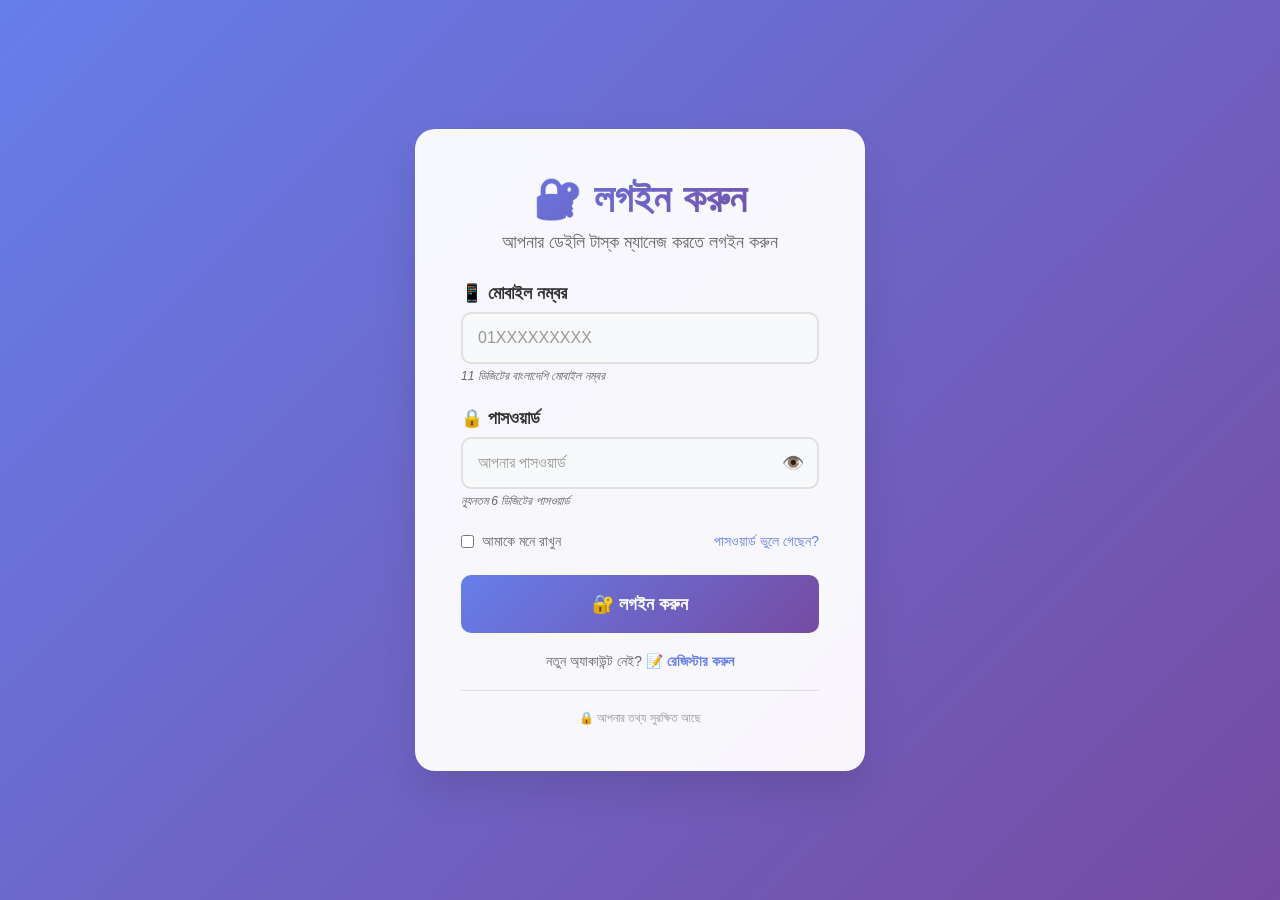
<file: index.html>
<!doctype html>
<html lang="bn">
    <head>
        <meta charset="UTF-8" />
        <meta name="viewport" content="width=device-width, initial-scale=1.0" />
        <title>ডেইলি টু-ডু অ্যাপ</title>
        <link rel="stylesheet" href="style.css" />
    </head>
    <body>
        <div class="container">
            <header>
                <h1>📝 আমার ডেইলি কাজ</h1>
                <p id="currentDate"></p>
            </header>

            <main>
                <section class="task-input">
                    <h2>নতুন কাজ যোগ করুন</h2>
                    <div class="input-group">
                        <input
                            type="text"
                            id="taskInput"
                            placeholder="আপনার কাজ লিখুন..."
                        />
                        <select id="categorySelect" class="category-select">
                            <option value="general">📝 সাধারণ</option>
                            <option value="work">💼 কাজ</option>
                            <option value="personal">👤 ব্যক্তিগত</option>
                            <option value="urgent">🚨 জরুরি</option>
                            <option value="study">📚 পড়াশোনা</option>
                            <option value="health">🏥 স্বাস্থ্য</option>
                        </select>
                        <select id="prioritySelect" class="priority-select">
                            <option value="low">🟢 নিম্ন</option>
                            <option value="medium" selected>🟡 মাঝারি</option>
                            <option value="high">🔴 উচ্চ</option>
                        </select>
                        <button id="addTaskBtn">➕ যোগ করুন</button>
                    </div>

                    <div class="search-section">
                        <input
                            type="text"
                            id="searchInput"
                            placeholder="🔍 কাজ খুঁজুন..."
                        />
                        <select id="filterSelect" class="filter-select">
                            <option value="all">📋 সব</option>
                            <option value="pending">⏳ বাকি</option>
                            <option value="completed">✅ সম্পন্ন</option>
                            <option value="rejected">❌ প্রত্যাখ্যান</option>
                        </select>
                    </div>
                </section>

                <section class="task-tabs">
                    <div class="tab-buttons">
                        <button class="tab-btn active" data-tab="list">
                            📋 তালিকা
                        </button>
                        <button class="tab-btn" data-tab="document">
                            📄 ডকুমেন্ট
                        </button>
                    </div>
                </section>

                <section class="task-content">
                    <div id="listView" class="tab-content active">
                        <div class="task-list">
                            <h2>আজকের কাজের তালিকা</h2>
                            <div id="taskContainer">
                                <!-- Tasks will be added here dynamically -->
                            </div>
                        </div>
                    </div>

                    <div id="documentView" class="tab-content">
                        <div class="document-view">
                            <h2>📄 ডেইলি টাস্ক ডকুমেন্ট</h2>
                            <div class="document-content">
                                <div class="document-header">
                                    <h3 id="docDate"></h3>
                                    <div class="task-summary">
                                        <span class="summary-item"
                                            >মোট:
                                            <strong id="docTotal"
                                                >0</strong
                                            ></span
                                        >
                                        <span class="summary-item"
                                            >সম্পন্ন:
                                            <strong id="docCompleted"
                                                >0</strong
                                            ></span
                                        >
                                        <span class="summary-item"
                                            >বাকি:
                                            <strong id="docPending"
                                                >0</strong
                                            ></span
                                        >
                                    </div>
                                </div>
                                <div class="document-tasks" id="documentTasks">
                                    <!-- Tasks will be displayed here -->
                                </div>
                            </div>
                        </div>
                    </div>
                </section>

                <section class="task-stats">
                    <div class="progress-section">
                        <h3>📊 আজকের অগ্রগতি</h3>
                        <div class="progress-bar-container">
                            <div class="progress-bar" id="progressBar"></div>
                            <span class="progress-text" id="progressText"
                                >0%</span
                            >
                        </div>
                    </div>

                    <div class="stats-grid">
                        <div class="stat-card">
                            <h3>মোট কাজ</h3>
                            <span id="totalTasks">0</span>
                        </div>
                        <div class="stat-card">
                            <h3>সম্পন্ন</h3>
                            <span id="completedTasks">0</span>
                        </div>
                        <div class="stat-card">
                            <h3>বাকি</h3>
                            <span id="pendingTasks">0</span>
                        </div>
                        <div class="stat-card">
                            <h3>জরুরি</h3>
                            <span id="urgentTasks">0</span>
                        </div>
                    </div>
                </section>
            </main>

            <footer>
                <button id="clearCompletedBtn">🗑️ সম্পন্ন কাজ মুছুন</button>
                <button id="clearAllBtn">🔄 সব মুছুন</button>
                <button id="downloadDocBtn" onclick="app.openDocumentModal()">
                    📄 ডক প্রিভিউ
                </button>
                <button id="downloadTxtBtn" onclick="app.downloadDocument()">
                    📥 ডাউনলোড
                </button>
                <button id="exportPdfBtn" onclick="app.exportToPDF()">
                    📄 PDF
                </button>
                <button id="exportExcelBtn" onclick="app.exportToExcel()">
                    � Excel
                </button>
                <button id="darkModeBtn" onclick="app.toggleDarkMode()">
                    🌙 ডার্ক মোড
                </button>
            </footer>

            <div id="notification" class="notification"></div>
        </div>

        <!-- Task Action Modal -->
        <div id="taskModal" class="modal">
            <div class="modal-content">
                <div class="modal-header">
                    <h3 id="modalTaskTitle">কাজের বিবরণ</h3>
                    <span class="close-btn" onclick="app.closeModal()"
                        >&times;</span
                    >
                </div>

                <div class="modal-body">
                    <div class="task-info">
                        <p id="modalTaskText"></p>
                        <p id="modalTaskTime"></p>
                    </div>

                    <div class="modal-tabs">
                        <div class="modal-tab-buttons">
                            <button
                                class="modal-tab-btn active"
                                data-modal-tab="assign"
                            >
                                📋 Assign
                            </button>
                            <button
                                class="modal-tab-btn"
                                data-modal-tab="complete"
                            >
                                ✅ Complete
                            </button>
                            <button
                                class="modal-tab-btn"
                                data-modal-tab="reject"
                            >
                                ❌ Reject
                            </button>
                        </div>

                        <div class="modal-tab-content">
                            <div id="assignTab" class="modal-tab-pane active">
                                <div class="assign-content">
                                    <h4>কাজ এসাইন করুন</h4>
                                    <div class="assign-options">
                                        <label>
                                            <input
                                                type="radio"
                                                name="priority"
                                                value="high"
                                            />
                                            উচ্চ অগ্রাধিকার
                                        </label>
                                        <label>
                                            <input
                                                type="radio"
                                                name="priority"
                                                value="medium"
                                                checked
                                            />
                                            মাঝারি অগ্রাধিকার
                                        </label>
                                        <label>
                                            <input
                                                type="radio"
                                                name="priority"
                                                value="low"
                                            />
                                            নিম্ন অগ্রাধিকার
                                        </label>
                                    </div>
                                    <div class="assign-notes">
                                        <textarea
                                            placeholder="এসাইনমেন্ট নোট লিখুন..."
                                            rows="3"
                                        ></textarea>
                                    </div>
                                    <button
                                        class="modal-action-btn"
                                        onclick="app.assignTask()"
                                    >
                                        ✅ এসাইন করুন
                                    </button>
                                </div>
                            </div>

                            <div id="completeTab" class="modal-tab-pane">
                                <div class="complete-content">
                                    <h4>কাজ সম্পন্ন করুন</h4>
                                    <div class="complete-options">
                                        <label>
                                            <input
                                                type="checkbox"
                                                id="completedSuccessfully"
                                            />
                                            সফলভাবে সম্পন্ন হয়েছে
                                        </label>
                                        <label>
                                            <input
                                                type="checkbox"
                                                id="onTime"
                                            />
                                            সময়মতো সম্পন্ন হয়েছে
                                        </label>
                                    </div>
                                    <div class="complete-notes">
                                        <textarea
                                            placeholder="সম্পন্ন হওয়ার বিবরণ লিখুন..."
                                            rows="3"
                                        ></textarea>
                                    </div>
                                    <button
                                        class="modal-action-btn"
                                        onclick="app.completeTask()"
                                    >
                                        ✅ সম্পন্ন করুন
                                    </button>
                                </div>
                            </div>

                            <div id="rejectTab" class="modal-tab-pane">
                                <div class="reject-content">
                                    <h4>কাজ প্রত্যাখ্যান করুন</h4>
                                    <div class="reject-reasons">
                                        <label>
                                            <input
                                                type="radio"
                                                name="rejectReason"
                                                value="notRelevant"
                                            />
                                            প্রাসঙ্গিক নয়
                                        </label>
                                        <label>
                                            <input
                                                type="radio"
                                                name="rejectReason"
                                                value="notPossible"
                                            />
                                            সম্ভব নয়
                                        </label>
                                        <label>
                                            <input
                                                type="radio"
                                                name="rejectReason"
                                                value="postponed"
                                            />
                                            স্থগিত করা হয়েছে
                                        </label>
                                        <label>
                                            <input
                                                type="radio"
                                                name="rejectReason"
                                                value="other"
                                                checked
                                            />
                                            অন্য কারণ
                                        </label>
                                    </div>
                                    <div class="reject-notes">
                                        <textarea
                                            placeholder="প্রত্যাখ্যানের কারণ লিখুন..."
                                            rows="3"
                                        ></textarea>
                                    </div>
                                    <button
                                        class="modal-action-btn reject-btn"
                                        onclick="app.rejectTask()"
                                    >
                                        ❌ প্রত্যাখ্যান করুন
                                    </button>
                                </div>
                            </div>
                        </div>
                    </div>
                </div>
            </div>
        </div>

        <!-- Document Preview Modal -->
        <div id="documentModal" class="modal">
            <div class="modal-content document-modal-content">
                <div class="modal-header">
                    <h3>📄 ডকুমেন্ট প্রিভিউ</h3>
                    <span class="close-btn" onclick="app.closeDocumentModal()"
                        >&times;</span
                    >
                </div>

                <div class="modal-body">
                    <div class="document-toolbar">
                        <button class="toolbar-btn" onclick="app.zoomIn()">
                            🔍+
                        </button>
                        <button class="toolbar-btn" onclick="app.zoomOut()">
                            🔍-
                        </button>
                        <button class="toolbar-btn" onclick="app.resetZoom()">
                            🔄
                        </button>
                        <button
                            class="toolbar-btn"
                            onclick="app.printDocument()"
                        >
                            🖨️
                        </button>
                        <div class="zoom-level">100%</div>
                    </div>

                    <div class="document-preview" id="documentPreview">
                        <div class="pdf-viewer" id="pdfViewer">
                            <!-- Document content will be rendered here -->
                        </div>
                    </div>
                </div>
            </div>
        </div>

        <script src="script.js"></script>
    </body>
</html>
</file>
<file: style.css>
* {
    margin: 0;
    padding: 0;
    box-sizing: border-box;
}

body {
    font-family: "Segoe UI", Tahoma, Geneva, Verdana, sans-serif;
    background: linear-gradient(135deg, #667eea 0%, #764ba2 100%);
    min-height: 100vh;
    padding: 20px;
    color: #333;
}

.container {
    max-width: 900px;
    margin: 0 auto;
    background: rgba(255, 255, 255, 0.98);
    border-radius: 20px;
    padding: 30px;
    box-shadow: 0 20px 40px rgba(0, 0, 0, 0.1);
    backdrop-filter: blur(10px);
}

header {
    text-align: center;
    margin-bottom: 30px;
    background: linear-gradient(135deg, #667eea, #764ba2);
    color: white;
    padding: 25px;
    border-radius: 15px;
    box-shadow: 0 10px 20px rgba(0, 0, 0, 0.1);
}

header h1 {
    font-size: 2.5em;
    margin-bottom: 10px;
    text-shadow: 2px 2px 4px rgba(0, 0, 0, 0.2);
}

#currentDate {
    font-size: 1.1em;
    font-weight: 500;
    opacity: 0.9;
}

.task-input {
    margin-bottom: 25px;
    background: white;
    padding: 20px;
    border-radius: 15px;
    box-shadow: 0 5px 15px rgba(0, 0, 0, 0.08);
}

.task-input h2 {
    margin-bottom: 15px;
    font-size: 1.4em;
    color: #667eea;
}

.input-group {
    display: flex;
    gap: 10px;
    margin-bottom: 15px;
}

.category-select,
.priority-select {
    padding: 15px;
    border: 2px solid #e0e0e0;
    border-radius: 10px;
    font-size: 14px;
    background: white;
    cursor: pointer;
    transition: all 0.3s;
}

.category-select:focus,
.priority-select:focus {
    outline: none;
    border-color: #667eea;
    box-shadow: 0 0 0 3px rgba(102, 126, 234, 0.1);
}

.search-section {
    display: flex;
    gap: 10px;
    margin-top: 15px;
}

#searchInput {
    flex: 1;
    padding: 12px;
    border: 2px solid #e0e0e0;
    border-radius: 10px;
    font-size: 14px;
    transition: all 0.3s;
    background: #f8f9fa;
}

#searchInput:focus {
    outline: none;
    border-color: #667eea;
    background: white;
    box-shadow: 0 0 0 3px rgba(102, 126, 234, 0.1);
}

.filter-select {
    padding: 12px;
    border: 2px solid #e0e0e0;
    border-radius: 10px;
    font-size: 14px;
    background: white;
    cursor: pointer;
    transition: all 0.3s;
    min-width: 120px;
}

.filter-select:focus {
    outline: none;
    border-color: #667eea;
    box-shadow: 0 0 0 3px rgba(102, 126, 234, 0.1);
}

.progress-section {
    background: white;
    padding: 20px;
    border-radius: 15px;
    margin-bottom: 25px;
    box-shadow: 0 5px 15px rgba(0, 0, 0, 0.08);
}

.progress-section h3 {
    margin-bottom: 15px;
    color: #667eea;
    font-size: 1.2em;
}

.progress-bar-container {
    position: relative;
    background: #e9ecef;
    border-radius: 10px;
    height: 30px;
    overflow: hidden;
}

.progress-bar {
    height: 100%;
    background: linear-gradient(135deg, #28a745, #20c997);
    border-radius: 10px;
    transition: width 0.5s ease;
    min-width: 30px;
}

.progress-text {
    position: absolute;
    top: 50%;
    left: 50%;
    transform: translate(-50%, -50%);
    color: #333;
    font-weight: bold;
    font-size: 14px;
}

.task-category {
    display: inline-block;
    padding: 4px 8px;
    border-radius: 6px;
    font-size: 12px;
    font-weight: 500;
    margin-left: 10px;
}

.category-general {
    background: #e9ecef;
    color: #6c757d;
}

.category-work {
    background: #d4edda;
    color: #155724;
}

.category-personal {
    background: #cce5ff;
    color: #004085;
}

.category-urgent {
    background: #f8d7da;
    color: #721c24;
}

.category-study {
    background: #fff3cd;
    color: #856404;
}

.category-health {
    background: #d1ecf1;
    color: #0c5460;
}

.task-priority {
    display: inline-block;
    width: 8px;
    height: 8px;
    border-radius: 50%;
    margin-left: 8px;
}

.priority-high {
    background: #dc3545;
}

.priority-medium {
    background: #ffc107;
}

.priority-low {
    background: #28a745;
}

/* Login Page Styles */
.login-page {
    background: linear-gradient(135deg, #667eea 0%, #764ba2 100%);
    min-height: 100vh;
    display: flex;
    align-items: center;
    justify-content: center;
    padding: 20px;
    font-family: "Segoe UI", Tahoma, Geneva, Verdana, sans-serif;
}

.login-container {
    width: 100%;
    max-width: 450px;
}

.login-card {
    background: rgba(255, 255, 255, 0.95);
    backdrop-filter: blur(10px);
    border-radius: 20px;
    padding: 40px;
    box-shadow: 0 20px 40px rgba(0, 0, 0, 0.1);
    border: 1px solid rgba(255, 255, 255, 0.2);
}

.login-header {
    text-align: center;
    margin-bottom: 30px;
}

.login-header h1 {
    font-size: 2.5em;
    margin-bottom: 10px;
    background: linear-gradient(135deg, #667eea, #764ba2);
    -webkit-background-clip: text;
    -webkit-text-fill-color: transparent;
    background-clip: text;
}

.login-header p {
    color: #666;
    font-size: 1.1em;
}

.login-form {
    margin-bottom: 20px;
}

.form-group {
    margin-bottom: 25px;
}

.form-group label {
    display: block;
    margin-bottom: 8px;
    font-weight: 600;
    color: #333;
    font-size: 1.1em;
}

.form-group input {
    width: 100%;
    padding: 15px;
    border: 2px solid #e0e0e0;
    border-radius: 10px;
    font-size: 16px;
    transition: all 0.3s;
    background: #f8f9fa;
}

.form-group input:focus {
    outline: none;
    border-color: #667eea;
    background: white;
    box-shadow: 0 0 0 3px rgba(102, 126, 234, 0.1);
}

.form-group input::placeholder {
    color: #999;
}

.password-input {
    position: relative;
}

.toggle-password {
    position: absolute;
    right: 15px;
    top: 50%;
    transform: translateY(-50%);
    background: none;
    border: none;
    cursor: pointer;
    font-size: 18px;
    color: #666;
    transition: color 0.3s;
}

.toggle-password:hover {
    color: #667eea;
}

.form-hint {
    display: block;
    margin-top: 5px;
    font-size: 12px;
    color: #666;
    font-style: italic;
}

.form-options {
    display: flex;
    justify-content: space-between;
    align-items: center;
    margin-bottom: 25px;
    flex-wrap: wrap;
    gap: 10px;
}

.checkbox-label {
    display: flex;
    align-items: center;
    cursor: pointer;
    font-size: 14px;
    color: #666;
}

.checkbox-label input {
    margin-right: 8px;
    width: auto;
    padding: 0;
}

.forgot-password {
    color: #667eea;
    text-decoration: none;
    font-size: 14px;
    transition: color 0.3s;
}

.forgot-password:hover {
    color: #5a6fd8;
    text-decoration: underline;
}

.login-btn {
    width: 100%;
    padding: 18px;
    background: linear-gradient(135deg, #667eea, #764ba2);
    color: white;
    border: none;
    border-radius: 10px;
    font-size: 18px;
    font-weight: 600;
    cursor: pointer;
    transition: all 0.3s;
    position: relative;
    overflow: hidden;
}

.login-btn:hover:not(:disabled) {
    transform: translateY(-2px);
    box-shadow: 0 10px 25px rgba(102, 126, 234, 0.3);
}

.login-btn:disabled {
    opacity: 0.7;
    cursor: not-allowed;
}

.signup-link {
    text-align: center;
    margin-top: 20px;
}

.signup-link p {
    color: #666;
    font-size: 14px;
}

.signup-link a {
    color: #667eea;
    text-decoration: none;
    font-weight: 600;
    transition: color 0.3s;
}

.signup-link a:hover {
    color: #5a6fd8;
    text-decoration: underline;
}

.login-footer {
    text-align: center;
    margin-top: 20px;
    padding-top: 20px;
    border-top: 1px solid #e0e0e0;
}

.login-footer p {
    color: #999;
    font-size: 12px;
}

/* Dark Mode for Login */
.dark-mode.login-page {
    background: linear-gradient(135deg, #1a1a2e 0%, #16213e 100%);
}

.dark-mode .login-card {
    background: rgba(30, 30, 45, 0.95);
    border: 1px solid rgba(102, 126, 234, 0.3);
}

.dark-mode .login-header h1 {
    background: linear-gradient(135deg, #a8b2ff, #c9b2ff);
    -webkit-background-clip: text;
    -webkit-text-fill-color: transparent;
    background-clip: text;
}

.dark-mode .login-header p {
    color: #a8b2ff;
}

.dark-mode .form-group label {
    color: #ffffff;
}

.dark-mode .form-group input {
    background: rgba(50, 50, 70, 0.8);
    color: #ffffff;
    border-color: rgba(102, 126, 234, 0.4);
}

.dark-mode .form-group input:focus {
    background: rgba(60, 60, 80, 0.9);
    border-color: #667eea;
}

.dark-mode .form-group input::placeholder {
    color: rgba(255, 255, 255, 0.6);
}

.dark-mode .toggle-password {
    color: #a8b2ff;
}

.dark-mode .toggle-password:hover {
    color: #ffffff;
}

.dark-mode .form-hint {
    color: #a8b2ff;
}

.dark-mode .checkbox-label {
    color: #a8b2ff;
}

.dark-mode .forgot-password {
    color: #a8b2ff;
}

.dark-mode .forgot-password:hover {
    color: #ffffff;
}

.dark-mode .login-btn {
    background: linear-gradient(135deg, #667eea, #764ba2);
}

.dark-mode .signup-link p {
    color: #a8b2ff;
}

.dark-mode .signup-link a {
    color: #a8b2ff;
}

.dark-mode .signup-link a:hover {
    color: #ffffff;
}

.dark-mode .login-footer {
    border-top-color: rgba(102, 126, 234, 0.3);
}

.dark-mode .login-footer p {
    color: #a8b2ff;
}

/* Enhanced Responsive Design */
@media (max-width: 768px) {
    .login-page {
        padding: 10px;
    }

    .login-container {
        max-width: 100%;
    }

    .login-card {
        padding: 30px 20px;
        border-radius: 15px;
    }

    .login-header h1 {
        font-size: 2em;
    }

    .login-header p {
        font-size: 1em;
    }

    .form-group input {
        padding: 12px;
        font-size: 16px; /* Prevents zoom on iOS */
    }

    .login-btn {
        padding: 15px;
        font-size: 16px;
    }

    .form-options {
        flex-direction: column;
        align-items: flex-start;
        gap: 15px;
    }
}

@media (max-width: 480px) {
    .login-card {
        padding: 25px 15px;
    }

    .login-header h1 {
        font-size: 1.8em;
    }

    .form-group {
        margin-bottom: 20px;
    }

    .form-group input {
        padding: 10px;
    }

    .login-btn {
        padding: 12px;
        font-size: 15px;
    }
}

@media (max-width: 360px) {
    .login-card {
        padding: 20px 10px;
    }

    .login-header h1 {
        font-size: 1.6em;
    }

    .form-group label {
        font-size: 1em;
    }

    .form-group input {
        padding: 8px;
        font-size: 14px;
    }

    .login-btn {
        padding: 10px;
        font-size: 14px;
    }
}

/* Tablet Styles */
@media (min-width: 769px) and (max-width: 1024px) {
    .login-card {
        padding: 35px;
        max-width: 500px;
    }
}

/* Desktop Styles */
@media (min-width: 1025px) {
    .login-card {
        padding: 45px;
        max-width: 500px;
    }

    .login-card:hover {
        transform: translateY(-5px);
        box-shadow: 0 25px 50px rgba(0, 0, 0, 0.15);
        transition: all 0.3s ease;
    }
}

/* Large Desktop */
@media (min-width: 1440px) {
    .login-card {
        max-width: 550px;
        padding: 50px;
    }

    .login-header h1 {
        font-size: 2.8em;
    }
}

/* Landscape Mobile */
@media (max-height: 600px) and (orientation: landscape) {
    .login-page {
        padding: 5px;
    }

    .login-card {
        padding: 20px;
    }

    .login-header h1 {
        font-size: 1.8em;
        margin-bottom: 5px;
    }

    .login-header p {
        font-size: 0.9em;
        margin-bottom: 15px;
    }

    .form-group {
        margin-bottom: 15px;
    }

    .form-group input {
        padding: 8px;
    }

    .login-btn {
        padding: 10px;
        font-size: 14px;
    }
}

/* High DPI Displays */
@media (-webkit-min-device-pixel-ratio: 2), (min-resolution: 192dpi) {
    .login-card {
        border: 0.5px solid rgba(255, 255, 255, 0.2);
    }

    .form-group input {
        border-width: 1px;
    }
}

/* Touch Devices */
@media (hover: none) and (pointer: coarse) {
    .toggle-password:hover {
        transform: scale(1.1);
    }

    .login-btn:hover:not(:disabled) {
        transform: none;
    }

    .login-btn:active:not(:disabled) {
        transform: scale(0.98);
    }
}
.dark-mode {
    background: linear-gradient(135deg, #1a1a2e 0%, #16213e 100%);
    color: #ffffff;
}

.dark-mode .container {
    background: rgba(30, 30, 45, 0.95);
    color: #ffffff;
    backdrop-filter: blur(10px);
    box-shadow: 0 20px 40px rgba(0, 0, 0, 0.5);
}

.dark-mode header {
    background: linear-gradient(135deg, #667eea, #764ba2);
    color: white;
}

.dark-mode .task-input,
.dark-mode .task-list,
.dark-mode .document-view,
.dark-mode .stat-card,
.dark-mode .progress-section {
    background: rgba(40, 40, 60, 0.8);
    color: #ffffff;
    border: 1px solid rgba(102, 126, 234, 0.3);
    box-shadow: 0 5px 15px rgba(0, 0, 0, 0.3);
}

.dark-mode .task-input h2,
.dark-mode .task-list h2,
.dark-mode .document-view h2,
.dark-mode .progress-section h3 {
    color: #a8b2ff;
}

.dark-mode #taskInput,
.dark-mode #searchInput,
.dark-mode .category-select,
.dark-mode .priority-select,
.dark-mode .filter-select {
    background: rgba(50, 50, 70, 0.8);
    color: #ffffff;
    border: 2px solid rgba(102, 126, 234, 0.4);
    backdrop-filter: blur(10px);
}

.dark-mode #taskInput:focus,
.dark-mode #searchInput:focus,
.dark-mode .category-select:focus,
.dark-mode .priority-select:focus,
.dark-mode .filter-select:focus {
    border-color: #667eea;
    box-shadow: 0 0 0 3px rgba(102, 126, 234, 0.2);
    background: rgba(60, 60, 80, 0.9);
}

.dark-mode #taskInput::placeholder,
.dark-mode #searchInput::placeholder {
    color: rgba(255, 255, 255, 0.6);
}

.dark-mode .task-item {
    background: rgba(45, 45, 65, 0.8);
    border: 2px solid rgba(102, 126, 234, 0.3);
    color: #ffffff;
    backdrop-filter: blur(10px);
    transition: all 0.3s;
}

.dark-mode .task-item:hover {
    background: rgba(55, 55, 75, 0.9);
    border-color: rgba(102, 126, 234, 0.5);
    box-shadow: 0 5px 15px rgba(102, 126, 234, 0.3);
}

.dark-mode .task-item.assigned {
    background: rgba(45, 45, 65, 0.8);
    border-color: rgba(108, 117, 125, 0.5);
}

.dark-mode .task-item.assigned::before {
    background: #6c757d;
}

.dark-mode .task-item.completed {
    background: rgba(30, 60, 30, 0.8);
    border-color: rgba(40, 167, 69, 0.5);
}

.dark-mode .task-item.completed::before {
    background: #28a745;
}

.dark-mode .task-item.completed .task-text {
    color: #90ee90;
}

.dark-mode .task-item.rejected {
    background: rgba(60, 30, 30, 0.8);
    border-color: rgba(220, 53, 69, 0.5);
}

.dark-mode .task-item.rejected::before {
    background: #dc3545;
}

.dark-mode .task-item.rejected .task-text {
    color: #ff6b6b;
}

.dark-mode .task-text {
    color: #ffffff;
}

.dark-mode .task-time {
    background: rgba(102, 126, 234, 0.2);
    color: #a8b2ff;
}

.dark-mode .task-category {
    background: rgba(102, 126, 234, 0.2);
    color: #a8b2ff;
    border: 1px solid rgba(102, 126, 234, 0.3);
}

.dark-mode .category-general {
    background: rgba(108, 117, 125, 0.2);
    color: #adb5bd;
}

.dark-mode .category-work {
    background: rgba(40, 167, 69, 0.2);
    color: #90ee90;
}

.dark-mode .category-personal {
    background: rgba(0, 123, 255, 0.2);
    color: #87ceeb;
}

.dark-mode .category-urgent {
    background: rgba(255, 193, 7, 0.2);
    color: #ffd700;
}

.dark-mode .category-study {
    background: rgba(255, 193, 7, 0.2);
    color: #ffd700;
}

.dark-mode .category-health {
    background: rgba(23, 162, 184, 0.2);
    color: #5dade2;
}

.dark-mode .modal-content {
    background: rgba(30, 30, 45, 0.95);
    color: #ffffff;
    border: 1px solid rgba(102, 126, 234, 0.3);
    backdrop-filter: blur(10px);
}

.dark-mode .modal-header {
    background: linear-gradient(135deg, #667eea, #764ba2);
    color: white;
}

.dark-mode .assign-content,
.dark-mode .complete-content,
.dark-mode .reject-content {
    background: rgba(40, 40, 60, 0.8);
    color: #ffffff;
    border: 1px solid rgba(102, 126, 234, 0.3);
}

.dark-mode .assign-content h4,
.dark-mode .complete-content h4,
.dark-mode .reject-content h4 {
    color: #a8b2ff;
}

.dark-mode .assign-notes textarea,
.dark-mode .complete-notes textarea,
.dark-mode .reject-notes textarea {
    background: rgba(50, 50, 70, 0.8);
    color: #ffffff;
    border: 1px solid rgba(102, 126, 234, 0.4);
    backdrop-filter: blur(10px);
}

.dark-mode .assign-notes textarea::placeholder,
.dark-mode .complete-notes textarea::placeholder,
.dark-mode .reject-notes textarea::placeholder {
    color: rgba(255, 255, 255, 0.6);
}

.dark-mode .assign-options label,
.dark-mode .complete-options label,
.dark-mode .reject-reasons label {
    background: rgba(50, 50, 70, 0.5);
    color: #ffffff;
    border-radius: 5px;
    padding: 8px;
    margin-bottom: 8px;
    transition: all 0.3s;
}

.dark-mode .assign-options label:hover,
.dark-mode .complete-options label:hover,
.dark-mode .reject-reasons label:hover {
    background: rgba(70, 70, 90, 0.7);
}

.dark-mode .modal-tab-buttons {
    background: rgba(40, 40, 60, 0.8);
    border: 1px solid rgba(102, 126, 234, 0.3);
}

.dark-mode .modal-tab-btn {
    color: #a8b2ff;
    background: transparent;
}

.dark-mode .modal-tab-btn.active {
    background: rgba(102, 126, 234, 0.3);
    color: #ffffff;
    box-shadow: 0 2px 8px rgba(102, 126, 234, 0.3);
}

.dark-mode .modal-tab-btn:hover:not(.active) {
    background: rgba(70, 70, 90, 0.5);
}

.dark-mode .task-info {
    background: rgba(40, 40, 60, 0.8);
    border-left: 4px solid #667eea;
    color: #ffffff;
}

.dark-mode .task-info p {
    color: #a8b2ff;
}

.dark-mode .task-info p:first-child {
    color: #ffffff;
}

.dark-mode .pdf-viewer {
    background: rgba(30, 30, 45, 0.95);
    color: #ffffff;
    border: 1px solid rgba(102, 126, 234, 0.3);
}

.dark-mode .doc-header,
.dark-mode .doc-summary,
.dark-mode .doc-task {
    background: rgba(40, 40, 60, 0.8);
    color: #ffffff;
    border: 1px solid rgba(102, 126, 234, 0.2);
}

.dark-mode .doc-title {
    color: #ffffff;
}

.dark-mode .doc-date {
    color: #a8b2ff;
}

.dark-mode .doc-section-title {
    color: #a8b2ff;
    border-bottom-color: rgba(102, 126, 234, 0.3);
}

.dark-mode .doc-task.completed {
    background: rgba(30, 60, 30, 0.8);
    border-left-color: #28a745;
}

.dark-mode .doc-task.assigned {
    background: rgba(45, 45, 65, 0.8);
    border-left-color: #6c757d;
}

.dark-mode .doc-footer {
    color: #a8b2ff;
    border-top-color: rgba(102, 126, 234, 0.3);
}

.dark-mode .document-toolbar {
    background: rgba(40, 40, 60, 0.8);
    border-bottom-color: rgba(102, 126, 234, 0.3);
}

.dark-mode .toolbar-btn {
    background: rgba(60, 60, 80, 0.8);
    border: 1px solid rgba(102, 126, 234, 0.3);
    color: #a8b2ff;
}

.dark-mode .toolbar-btn:hover {
    background: rgba(80, 80, 100, 0.8);
    color: #ffffff;
}

.dark-mode .zoom-level {
    background: linear-gradient(135deg, #667eea, #764ba2);
    color: white;
}

.dark-mode .document-preview {
    background: rgba(30, 30, 45, 0.95);
    border: 1px solid rgba(102, 126, 234, 0.3);
}

.dark-mode .progress-bar-container {
    background: rgba(40, 40, 60, 0.8);
    border: 1px solid rgba(102, 126, 234, 0.3);
}

.dark-mode .progress-bar {
    background: linear-gradient(135deg, #28a745, #20c997);
    box-shadow: 0 0 10px rgba(40, 167, 69, 0.5);
}

.dark-mode .progress-text {
    color: #ffffff;
    text-shadow: 0 0 5px rgba(0, 0, 0, 0.5);
}

.dark-mode .empty-state {
    background: rgba(40, 40, 60, 0.5);
    color: #a8b2ff;
    border: 2px dashed rgba(102, 126, 234, 0.3);
}

.dark-mode .empty-state h3 {
    color: #ffffff;
}

.dark-mode .tab-buttons {
    background: rgba(40, 40, 60, 0.8);
    border: 1px solid rgba(102, 126, 234, 0.3);
}

.dark-mode .tab-btn {
    color: #a8b2ff;
    background: transparent;
}

.dark-mode .tab-btn.active {
    background: rgba(102, 126, 234, 0.3);
    color: #ffffff;
    box-shadow: 0 2px 8px rgba(102, 126, 234, 0.3);
}

.dark-mode .tab-btn:hover:not(.active) {
    background: rgba(70, 70, 90, 0.5);
}

.dark-mode footer button {
    background: rgba(102, 126, 234, 0.2);
    color: #a8b2ff;
    border: 1px solid rgba(102, 126, 234, 0.3);
    backdrop-filter: blur(10px);
}

.dark-mode footer button:hover {
    background: rgba(102, 126, 234, 0.3);
    color: #ffffff;
    border-color: rgba(102, 126, 234, 0.5);
    transform: translateY(-2px);
    box-shadow: 0 5px 15px rgba(102, 126, 234, 0.3);
}

.dark-mode .action-btn {
    background: linear-gradient(135deg, #667eea, #764ba2);
    color: white;
}

.dark-mode .action-btn:hover {
    background: linear-gradient(135deg, #5a6fd8, #6a5a98);
    box-shadow: 0 5px 15px rgba(102, 126, 234, 0.5);
}

.dark-mode .delete-btn {
    background: linear-gradient(135deg, #dc3545, #c82333);
    color: white;
}

.dark-mode .delete-btn:hover {
    background: linear-gradient(135deg, #c82333, #a02622);
    box-shadow: 0 5px 15px rgba(220, 53, 69, 0.5);
}

/* Smooth transitions for dark mode */
.dark-mode * {
    transition:
        background-color 0.3s ease,
        color 0.3s ease,
        border-color 0.3s ease,
        box-shadow 0.3s ease;
}

/* Custom scrollbar for dark mode */
.dark-mode ::-webkit-scrollbar {
    width: 8px;
}

.dark-mode ::-webkit-scrollbar-track {
    background: rgba(40, 40, 60, 0.5);
    border-radius: 4px;
}

.dark-mode ::-webkit-scrollbar-thumb {
    background: rgba(102, 126, 234, 0.5);
    border-radius: 4px;
}

.dark-mode ::-webkit-scrollbar-thumb:hover {
    background: rgba(102, 126, 234, 0.7);
}

#taskInput {
    flex: 1;
    padding: 15px;
    border: 2px solid #e0e0e0;
    border-radius: 10px;
    font-size: 16px;
    transition: all 0.3s;
    background: #f8f9fa;
}

#taskInput:focus {
    outline: none;
    border-color: #667eea;
    background: white;
    box-shadow: 0 0 0 3px rgba(102, 126, 234, 0.1);
}

#addTaskBtn {
    padding: 15px 25px;
    background: linear-gradient(135deg, #667eea, #764ba2);
    color: white;
    border: none;
    border-radius: 10px;
    font-size: 16px;
    cursor: pointer;
    transition: all 0.3s;
    font-weight: 600;
}

#addTaskBtn:hover {
    transform: translateY(-2px);
    box-shadow: 0 5px 15px rgba(102, 126, 234, 0.3);
}

.task-tabs {
    margin-bottom: 25px;
}

.tab-buttons {
    display: flex;
    gap: 10px;
    background: white;
    padding: 10px;
    border-radius: 15px;
    box-shadow: 0 5px 15px rgba(0, 0, 0, 0.08);
}

.tab-btn {
    flex: 1;
    padding: 12px 20px;
    background: transparent;
    border: none;
    border-radius: 10px;
    font-size: 16px;
    cursor: pointer;
    transition: all 0.3s;
    font-weight: 500;
    color: #666;
}

.tab-btn.active {
    background: linear-gradient(135deg, #667eea, #764ba2);
    color: white;
    box-shadow: 0 5px 15px rgba(102, 126, 234, 0.3);
}

.tab-btn:hover:not(.active) {
    background: #f0f0f0;
}

.task-content {
    margin-bottom: 25px;
}

.tab-content {
    display: none;
}

.tab-content.active {
    display: block;
}

.task-list {
    background: white;
    padding: 20px;
    border-radius: 15px;
    box-shadow: 0 5px 15px rgba(0, 0, 0, 0.08);
}

.task-list h2 {
    margin-bottom: 20px;
    font-size: 1.4em;
    color: #667eea;
}

#taskContainer {
    display: flex;
    flex-direction: column;
    gap: 10px;
}

.task-item {
    background: #f8f9fa;
    border: 2px solid #e9ecef;
    border-radius: 12px;
    padding: 15px;
    display: flex;
    align-items: center;
    justify-content: space-between;
    transition: all 0.3s;
    position: relative;
    overflow: hidden;
}

.task-item::before {
    content: "";
    position: absolute;
    left: 0;
    top: 0;
    bottom: 0;
    width: 4px;
    background: #6c757d;
}

.task-item.assigned {
    background: #f8f9fa;
    border-color: #6c757d;
}

.task-item.assigned::before {
    background: #6c757d;
}

.task-item.completed {
    background: #d4edda;
    border-color: #28a745;
    opacity: 0.9;
}

.task-item.completed::before {
    background: #28a745;
}

.task-item.completed .task-text {
    text-decoration: line-through;
    color: #155724;
}

.task-item:hover {
    transform: translateY(-2px);
    box-shadow: 0 5px 15px rgba(0, 0, 0, 0.1);
}

.task-content {
    display: flex;
    align-items: center;
    gap: 15px;
    flex: 1;
}

.task-checkbox {
    width: 20px;
    height: 20px;
    cursor: pointer;
    accent-color: #28a745;
}

.task-text {
    flex: 1;
    font-size: 16px;
    color: #333;
    font-weight: 500;
}

.task-time {
    font-size: 12px;
    color: #6c757d;
    background: #e9ecef;
    padding: 4px 8px;
    border-radius: 6px;
}

.task-actions {
    display: flex;
    gap: 10px;
}

.action-btn {
    background: #667eea;
    color: white;
    border: none;
    border-radius: 8px;
    padding: 8px 12px;
    cursor: pointer;
    font-size: 14px;
    transition: all 0.3s;
    font-weight: 500;
}

.action-btn:hover {
    background: #5a6fd8;
    transform: scale(1.05);
}

.delete-btn {
    background: #dc3545;
    color: white;
    border: none;
    border-radius: 8px;
    padding: 8px 12px;
    cursor: pointer;
    font-size: 14px;
    transition: all 0.3s;
    font-weight: 500;
}

.delete-btn:hover {
    background: #c82333;
    transform: scale(1.05);
}

.task-item.rejected {
    background: #f8d7da;
    border-color: #dc3545;
    opacity: 0.9;
}

.task-item.rejected::before {
    background: #dc3545;
}

.task-item.rejected .task-text {
    color: #721c24;
    text-decoration: line-through;
}

.document-task-item.rejected {
    border-left-color: #dc3545;
    background: #f8d7da;
}

.document-task-item.rejected .task-text {
    text-decoration: line-through;
    color: #721c24;
}

.document-task-item.rejected .task-status {
    background: #dc3545;
    color: white;
}

.document-view {
    background: white;
    padding: 25px;
    border-radius: 15px;
    box-shadow: 0 5px 15px rgba(0, 0, 0, 0.08);
}

.document-view h2 {
    margin-bottom: 20px;
    font-size: 1.4em;
    color: #667eea;
    text-align: center;
}

.document-content {
    background: #f8f9fa;
    padding: 20px;
    border-radius: 12px;
    border: 2px solid #e9ecef;
}

.document-header {
    text-align: center;
    margin-bottom: 25px;
    padding-bottom: 20px;
    border-bottom: 2px solid #dee2e6;
}

.document-header h3 {
    font-size: 1.2em;
    color: #495057;
    margin-bottom: 15px;
}

.task-summary {
    display: flex;
    justify-content: center;
    gap: 20px;
    flex-wrap: wrap;
}

.summary-item {
    background: white;
    padding: 8px 15px;
    border-radius: 8px;
    border: 1px solid #dee2e6;
    font-size: 14px;
}

.summary-item strong {
    color: #667eea;
    font-weight: 600;
}

.document-tasks {
    max-height: 400px;
    overflow-y: auto;
}

.document-task-item {
    background: white;
    padding: 12px 15px;
    margin-bottom: 10px;
    border-radius: 8px;
    border-left: 4px solid #6c757d;
    display: flex;
    justify-content: space-between;
    align-items: center;
}

.document-task-item.completed {
    border-left-color: #28a745;
    background: #d4edda;
}

.document-task-item.completed .task-text {
    text-decoration: line-through;
    color: #155724;
}

.document-task-item .task-text {
    flex: 1;
    font-size: 14px;
}

.document-task-item .task-status {
    font-size: 12px;
    padding: 4px 8px;
    border-radius: 4px;
    font-weight: 500;
}

.document-task-item.assigned .task-status {
    background: #e9ecef;
    color: #6c757d;
}

.document-task-item.completed .task-status {
    background: #28a745;
    color: white;
}

.task-stats {
    margin-bottom: 25px;
}

.stats-grid {
    display: grid;
    grid-template-columns: repeat(auto-fit, minmax(150px, 1fr));
    gap: 15px;
}

.stat-card {
    background: white;
    border: 2px solid #e9ecef;
    border-radius: 12px;
    padding: 20px;
    text-align: center;
    box-shadow: 0 5px 15px rgba(0, 0, 0, 0.08);
    transition: all 0.3s;
}

.stat-card:hover {
    transform: translateY(-2px);
    box-shadow: 0 8px 20px rgba(0, 0, 0, 0.12);
}

.stat-card h3 {
    color: #6c757d;
    font-size: 14px;
    margin-bottom: 10px;
    font-weight: 500;
}

.stat-card span {
    color: #667eea;
    font-size: 24px;
    font-weight: bold;
}

footer {
    display: flex;
    gap: 15px;
    justify-content: center;
    flex-wrap: wrap;
}

footer button {
    padding: 12px 20px;
    border: none;
    border-radius: 10px;
    cursor: pointer;
    font-size: 14px;
    transition: all 0.3s;
    font-weight: 500;
}

#clearCompletedBtn {
    background: #ffc107;
    color: #212529;
}

#clearCompletedBtn:hover {
    background: #e0a800;
    transform: translateY(-2px);
}

#clearAllBtn {
    background: #dc3545;
    color: white;
}

#clearAllBtn:hover {
    background: #c82333;
    transform: translateY(-2px);
}

#downloadDocBtn {
    background: #28a745;
    color: white;
}

#downloadDocBtn:hover {
    background: #218838;
    transform: translateY(-2px);
}

.notification {
    position: fixed;
    top: 20px;
    right: 20px;
    padding: 15px 20px;
    border-radius: 10px;
    color: white;
    font-weight: 500;
    z-index: 1000;
    transform: translateX(400px);
    transition: transform 0.3s ease;
    max-width: 300px;
}

.notification.show {
    transform: translateX(0);
}

.notification.success {
    background: #28a745;
}

.notification.error {
    background: #dc3545;
}

.notification.info {
    background: #17a2b8;
}

.empty-state {
    text-align: center;
    padding: 40px;
    color: #6c757d;
    background: #f8f9fa;
    border-radius: 12px;
    border: 2px dashed #dee2e6;
}

.empty-state h3 {
    font-size: 18px;
    margin-bottom: 10px;
}

/* Modal Styles */
.modal {
    display: none;
    position: fixed;
    z-index: 1000;
    left: 0;
    top: 0;
    width: 100%;
    height: 100%;
    background-color: rgba(0, 0, 0, 0.5);
    backdrop-filter: blur(5px);
}

.modal.show {
    display: block;
}

.modal-content {
    background-color: white;
    margin: 5% auto;
    padding: 0;
    border-radius: 15px;
    width: 90%;
    max-width: 600px;
    max-height: 80vh;
    overflow: hidden;
    box-shadow: 0 20px 40px rgba(0, 0, 0, 0.3);
    animation: modalSlideIn 0.3s ease;
}

.document-modal-content {
    max-width: 900px;
    width: 95%;
}

@keyframes modalSlideIn {
    from {
        transform: translateY(-50px);
        opacity: 0;
    }
    to {
        transform: translateY(0);
        opacity: 1;
    }
}

.modal-header {
    background: linear-gradient(135deg, #667eea, #764ba2);
    color: white;
    padding: 20px;
    display: flex;
    justify-content: space-between;
    align-items: center;
}

.modal-header h3 {
    margin: 0;
    font-size: 1.3em;
}

.close-btn {
    font-size: 28px;
    font-weight: bold;
    cursor: pointer;
    color: white;
    background: none;
    border: none;
    border-radius: 50%;
    width: 35px;
    height: 35px;
    display: flex;
    align-items: center;
    justify-content: center;
    transition: background 0.3s;
}

.close-btn:hover {
    background: rgba(255, 255, 255, 0.2);
}

.modal-body {
    padding: 25px;
    max-height: 60vh;
    overflow-y: auto;
}

.task-info {
    background: #f8f9fa;
    padding: 15px;
    border-radius: 10px;
    margin-bottom: 20px;
    border-left: 4px solid #667eea;
}

.task-info p {
    margin: 5px 0;
    color: #495057;
}

.task-info p:first-child {
    font-weight: 600;
    font-size: 1.1em;
    color: #333;
}

.modal-tabs {
    margin-top: 20px;
}

.modal-tab-buttons {
    display: flex;
    gap: 5px;
    margin-bottom: 20px;
    background: #f8f9fa;
    padding: 5px;
    border-radius: 10px;
}

.modal-tab-btn {
    flex: 1;
    padding: 12px 15px;
    background: transparent;
    border: none;
    border-radius: 8px;
    cursor: pointer;
    font-size: 14px;
    font-weight: 500;
    transition: all 0.3s;
    color: #6c757d;
}

.modal-tab-btn.active {
    background: white;
    color: #667eea;
    box-shadow: 0 2px 8px rgba(0, 0, 0, 0.1);
}

.modal-tab-pane {
    display: none;
}

.modal-tab-pane.active {
    display: block;
}

.assign-content,
.complete-content,
.reject-content {
    background: #f8f9fa;
    padding: 20px;
    border-radius: 10px;
}

.assign-content h4,
.complete-content h4,
.reject-content h4 {
    margin-bottom: 15px;
    color: #495057;
    font-size: 1.1em;
}

.assign-options,
.complete-options,
.reject-reasons {
    margin-bottom: 15px;
}

.assign-options label,
.complete-options label,
.reject-reasons label {
    display: block;
    margin-bottom: 8px;
    cursor: pointer;
    padding: 8px;
    border-radius: 5px;
    transition: background 0.3s;
}

.assign-options label:hover,
.complete-options label:hover,
.reject-reasons label:hover {
    background: #e9ecef;
}

.assign-options input,
.complete-options input,
.reject-reasons input {
    margin-right: 10px;
}

.assign-notes,
.complete-notes,
.reject-notes {
    margin-bottom: 15px;
}

.assign-notes textarea,
.complete-notes textarea,
.reject-notes textarea {
    width: 100%;
    padding: 10px;
    border: 1px solid #dee2e6;
    border-radius: 8px;
    resize: vertical;
    font-family: inherit;
}

.modal-action-btn {
    background: linear-gradient(135deg, #28a745, #20c997);
    color: white;
    border: none;
    padding: 12px 25px;
    border-radius: 8px;
    cursor: pointer;
    font-size: 16px;
    font-weight: 500;
    transition: all 0.3s;
}

.modal-action-btn:hover {
    transform: translateY(-2px);
    box-shadow: 0 5px 15px rgba(40, 167, 69, 0.3);
}

.modal-action-btn.reject-btn {
    background: linear-gradient(135deg, #dc3545, #c82333);
}

.modal-action-btn.reject-btn:hover {
    box-shadow: 0 5px 15px rgba(220, 53, 69, 0.3);
}

/* Document Preview Styles */
.document-toolbar {
    display: flex;
    align-items: center;
    gap: 10px;
    padding: 15px;
    background: #f8f9fa;
    border-bottom: 1px solid #dee2e6;
    margin-bottom: 20px;
    border-radius: 10px;
}

.toolbar-btn {
    background: white;
    border: 1px solid #dee2e6;
    padding: 8px 12px;
    border-radius: 6px;
    cursor: pointer;
    font-size: 14px;
    transition: all 0.3s;
}

.toolbar-btn:hover {
    background: #e9ecef;
    transform: translateY(-1px);
}

.zoom-level {
    margin-left: auto;
    background: #667eea;
    color: white;
    padding: 5px 10px;
    border-radius: 6px;
    font-size: 14px;
    font-weight: 500;
}

.document-preview {
    background: white;
    border: 1px solid #dee2e6;
    border-radius: 10px;
    overflow: hidden;
    max-height: 500px;
    overflow-y: auto;
}

.pdf-viewer {
    padding: 40px;
    background: white;
    min-height: 600px;
    transition: transform 0.3s;
    transform-origin: top center;
}

.pdf-viewer.pdf-document {
    font-family: "Times New Roman", serif;
    line-height: 1.6;
    color: #333;
    white-space: pre-wrap;
    word-wrap: break-word;
}

.pdf-viewer .doc-header {
    text-align: center;
    margin-bottom: 30px;
    padding-bottom: 20px;
    border-bottom: 2px solid #333;
}

.pdf-viewer .doc-title {
    font-size: 24px;
    font-weight: bold;
    margin-bottom: 10px;
}

.pdf-viewer .doc-date {
    font-size: 14px;
    color: #666;
    margin-bottom: 20px;
}

.pdf-viewer .doc-summary {
    background: #f5f5f5;
    padding: 15px;
    border-radius: 5px;
    margin-bottom: 25px;
    border-left: 4px solid #667eea;
}

.pdf-viewer .doc-section {
    margin-bottom: 25px;
}

.pdf-viewer .doc-section-title {
    font-size: 18px;
    font-weight: bold;
    margin-bottom: 15px;
    color: #333;
    border-bottom: 1px solid #ccc;
    padding-bottom: 5px;
}

.pdf-viewer .doc-task {
    margin-bottom: 10px;
    padding: 8px;
    border-left: 3px solid #ccc;
    background: #fafafa;
}

.pdf-viewer .doc-task.completed {
    border-left-color: #28a745;
    background: #f0f8f0;
}

.pdf-viewer .doc-task.assigned {
    border-left-color: #6c757d;
    background: #f8f9fa;
}

.pdf-viewer .doc-task-number {
    font-weight: bold;
    margin-right: 10px;
}

.pdf-viewer .doc-task-status {
    float: right;
    font-size: 12px;
    padding: 2px 8px;
    border-radius: 3px;
    background: #e9ecef;
    color: #6c757d;
}

.pdf-viewer .doc-task-status.completed {
    background: #28a745;
    color: white;
}

.pdf-viewer .doc-footer {
    margin-top: 40px;
    padding-top: 20px;
    border-top: 1px solid #ccc;
    text-align: center;
    font-size: 12px;
    color: #666;
}

/* Enhanced Responsive Design for Main App */
@media (max-width: 1200px) {
    .container {
        max-width: 95%;
        padding: 25px;
    }

    .stats-grid {
        grid-template-columns: repeat(auto-fit, minmax(140px, 1fr));
    }
}

@media (max-width: 992px) {
    .container {
        max-width: 98%;
        padding: 20px;
    }

    .input-group {
        flex-direction: column;
        gap: 10px;
    }

    .search-section {
        flex-direction: column;
        gap: 10px;
    }

    .category-select,
    .priority-select {
        width: 100%;
    }

    .filter-select {
        width: 100%;
    }
}

@media (max-width: 768px) {
    body {
        padding: 10px;
    }

    .container {
        padding: 15px;
        border-radius: 15px;
    }

    header {
        padding: 20px;
        border-radius: 12px;
    }

    header h1 {
        font-size: 2em;
    }

    #currentDate {
        font-size: 0.9em;
    }

    .task-input {
        padding: 15px;
        margin-bottom: 15px;
    }

    .task-input h2 {
        font-size: 1.2em;
        margin-bottom: 10px;
    }

    #taskInput,
    #searchInput {
        padding: 12px;
        font-size: 16px; /* Prevents zoom on iOS */
    }

    .tab-buttons {
        flex-direction: column;
        gap: 5px;
    }

    .tab-btn {
        padding: 10px;
        font-size: 14px;
    }

    .task-list {
        padding: 15px;
    }

    .task-list h2 {
        font-size: 1.2em;
    }

    .task-item {
        padding: 12px;
        flex-direction: column;
        align-items: flex-start;
        gap: 10px;
    }

    .task-content {
        width: 100%;
        flex-direction: column;
        align-items: flex-start;
        gap: 8px;
    }

    .task-actions {
        width: 100%;
        justify-content: flex-end;
        gap: 8px;
    }

    .action-btn,
    .delete-btn {
        padding: 6px 10px;
        font-size: 12px;
    }

    .task-category {
        margin-left: 0;
        margin-top: 5px;
    }

    .task-priority {
        margin-left: 0;
        margin-top: 5px;
    }

    .progress-section {
        padding: 15px;
    }

    .progress-section h3 {
        font-size: 1em;
        margin-bottom: 10px;
    }

    .stats-grid {
        grid-template-columns: repeat(2, 1fr);
        gap: 10px;
    }

    .stat-card {
        padding: 15px;
    }

    .stat-card h3 {
        font-size: 12px;
    }

    .stat-card span {
        font-size: 18px;
    }

    .document-view {
        padding: 15px;
    }

    .document-view h2 {
        font-size: 1.2em;
    }

    .document-content {
        padding: 15px;
    }

    .document-header {
        margin-bottom: 15px;
        padding-bottom: 15px;
    }

    .document-header h3 {
        font-size: 1em;
    }

    .task-summary {
        flex-direction: column;
        gap: 8px;
    }

    .summary-item {
        padding: 8px 12px;
        font-size: 12px;
    }

    .modal-content {
        width: 95%;
        margin: 10% auto;
        max-height: 85vh;
    }

    .modal-header {
        padding: 15px;
    }

    .modal-header h3 {
        font-size: 1.1em;
    }

    .modal-body {
        padding: 15px;
        max-height: 60vh;
    }

    .modal-tab-buttons {
        flex-direction: column;
        gap: 5px;
    }

    .modal-tab-btn {
        padding: 10px;
        font-size: 12px;
    }

    .assign-content h4,
    .complete-content h4,
    .reject-content h4 {
        font-size: 1em;
    }

    .assign-options label,
    .complete-options label,
    .reject-reasons label {
        padding: 6px;
        font-size: 12px;
    }

    .assign-notes textarea,
    .complete-notes textarea,
    .reject-notes textarea {
        padding: 8px;
        font-size: 14px;
    }

    .modal-action-btn {
        padding: 10px 15px;
        font-size: 14px;
    }

    footer {
        flex-direction: column;
        gap: 10px;
    }

    footer button {
        padding: 10px 15px;
        font-size: 12px;
    }
}

@media (max-width: 480px) {
    .container {
        padding: 10px;
        border-radius: 10px;
    }

    header {
        padding: 15px;
    }

    header h1 {
        font-size: 1.8em;
    }

    #currentDate {
        font-size: 0.8em;
    }

    .task-input {
        padding: 10px;
        margin-bottom: 10px;
    }

    .task-input h2 {
        font-size: 1.1em;
    }

    #taskInput,
    #searchInput {
        padding: 10px;
        font-size: 16px;
    }

    .category-select,
    .priority-select,
    .filter-select {
        padding: 10px;
        font-size: 14px;
    }

    .tab-btn {
        padding: 8px;
        font-size: 12px;
    }

    .task-list {
        padding: 10px;
    }

    .task-list h2 {
        font-size: 1.1em;
    }

    .task-item {
        padding: 10px;
    }

    .task-text {
        font-size: 14px;
    }

    .task-time {
        font-size: 10px;
        padding: 3px 6px;
    }

    .task-category {
        font-size: 10px;
        padding: 3px 6px;
    }

    .task-priority {
        width: 6px;
        height: 6px;
    }

    .stats-grid {
        grid-template-columns: 1fr;
        gap: 8px;
    }

    .stat-card {
        padding: 12px;
    }

    .stat-card h3 {
        font-size: 11px;
    }

    .stat-card span {
        font-size: 16px;
    }

    .progress-section {
        padding: 10px;
    }

    .progress-bar-container {
        height: 25px;
    }

    .progress-text {
        font-size: 12px;
    }

    .document-view {
        padding: 10px;
    }

    .document-view h2 {
        font-size: 1.1em;
    }

    .document-content {
        padding: 10px;
    }

    .document-header {
        margin-bottom: 10px;
        padding-bottom: 10px;
    }

    .document-header h3 {
        font-size: 0.9em;
    }

    .summary-item {
        padding: 6px 10px;
        font-size: 11px;
    }

    .modal-content {
        width: 98%;
        margin: 5% auto;
        max-height: 90vh;
        border-radius: 10px;
    }

    .modal-header {
        padding: 12px;
    }

    .modal-header h3 {
        font-size: 1em;
    }

    .modal-body {
        padding: 12px;
        max-height: 70vh;
    }

    .modal-tab-btn {
        padding: 8px;
        font-size: 11px;
    }

    .assign-content h4,
    .complete-content h4,
    .reject-content h4 {
        font-size: 0.9em;
    }

    .assign-options label,
    .complete-options label,
    .reject-reasons label {
        padding: 5px;
        font-size: 11px;
    }

    .assign-notes textarea,
    .complete-notes textarea,
    .reject-notes textarea {
        padding: 6px;
        font-size: 12px;
        min-height: 60px;
    }

    .modal-action-btn {
        padding: 8px 12px;
        font-size: 12px;
    }

    footer button {
        padding: 8px 12px;
        font-size: 11px;
    }
}

@media (max-width: 360px) {
    .container {
        padding: 8px;
    }

    header h1 {
        font-size: 1.6em;
    }

    #taskInput,
    #searchInput {
        padding: 8px;
        font-size: 14px;
    }

    .category-select,
    .priority-select,
    .filter-select {
        padding: 8px;
        font-size: 12px;
    }

    .task-text {
        font-size: 13px;
    }

    .task-category {
        font-size: 9px;
        padding: 2px 4px;
    }

    .action-btn,
    .delete-btn {
        padding: 5px 8px;
        font-size: 10px;
    }

    .stat-card {
        padding: 10px;
    }

    .stat-card span {
        font-size: 14px;
    }

    .progress-bar-container {
        height: 20px;
    }

    .progress-text {
        font-size: 10px;
    }
}

/* Tablet Styles */
@media (min-width: 769px) and (max-width: 1024px) {
    .container {
        max-width: 90%;
        padding: 20px;
    }

    .input-group {
        gap: 8px;
    }

    .category-select,
    .priority-select {
        min-width: 120px;
    }

    .stats-grid {
        grid-template-columns: repeat(auto-fit, minmax(130px, 1fr));
    }
}

/* Desktop Styles */
@media (min-width: 1025px) and (max-width: 1440px) {
    .container {
        max-width: 900px;
        padding: 30px;
    }

    .container:hover {
        transform: translateY(-2px);
        box-shadow: 0 25px 50px rgba(0, 0, 0, 0.15);
        transition: all 0.3s ease;
    }
}

/* Large Desktop */
@media (min-width: 1441px) {
    .container {
        max-width: 1000px;
        padding: 40px;
    }

    header h1 {
        font-size: 2.8em;
    }

    .task-input h2 {
        font-size: 1.5em;
    }

    .task-list h2 {
        font-size: 1.5em;
    }

    .document-view h2 {
        font-size: 1.5em;
    }

    .progress-section h3 {
        font-size: 1.3em;
    }

    .stat-card span {
        font-size: 28px;
    }
}

/* Landscape Mobile */
@media (max-height: 600px) and (orientation: landscape) {
    body {
        padding: 5px;
    }

    .container {
        padding: 15px;
    }

    header {
        padding: 10px;
        margin-bottom: 15px;
    }

    header h1 {
        font-size: 1.8em;
        margin-bottom: 5px;
    }

    #currentDate {
        font-size: 0.8em;
        margin-bottom: 0;
    }

    .task-input {
        padding: 10px;
        margin-bottom: 10px;
    }

    .task-input h2 {
        font-size: 1.1em;
        margin-bottom: 8px;
    }

    .input-group {
        margin-bottom: 8px;
    }

    .search-section {
        margin-top: 8px;
    }

    .tab-buttons {
        margin-bottom: 10px;
    }

    .task-list {
        padding: 10px;
        margin-bottom: 10px;
    }

    .task-list h2 {
        font-size: 1.1em;
        margin-bottom: 10px;
    }

    .progress-section {
        padding: 10px;
        margin-bottom: 10px;
    }

    .progress-section h3 {
        font-size: 1em;
        margin-bottom: 8px;
    }

    .stats-grid {
        margin-bottom: 10px;
    }

    footer {
        margin-top: 10px;
    }
}

/* High DPI Displays */
@media (-webkit-min-device-pixel-ratio: 2), (min-resolution: 192dpi) {
    .container {
        border: 0.5px solid rgba(255, 255, 255, 0.2);
    }

    .task-item {
        border-width: 1px;
    }

    .form-group input {
        border-width: 1px;
    }
}

/* User Display Styles */
.user-display {
    margin-top: 15px;
    padding-top: 15px;
    border-top: 1px solid rgba(255, 255, 255, 0.2);
}

.user-info {
    display: flex;
    justify-content: space-between;
    align-items: center;
    flex-wrap: wrap;
    gap: 10px;
}

.user-id,
.user-phone {
    background: rgba(255, 255, 255, 0.1);
    padding: 5px 10px;
    border-radius: 15px;
    font-size: 12px;
    font-weight: 500;
    color: white;
    backdrop-filter: blur(10px);
}

.logout-btn {
    background: rgba(220, 53, 69, 0.8);
    color: white;
    border: none;
    padding: 5px 12px;
    border-radius: 15px;
    font-size: 12px;
    cursor: pointer;
    transition: all 0.3s;
    backdrop-filter: blur(10px);
}

.logout-btn:hover {
    background: rgba(220, 53, 69, 1);
    transform: translateY(-1px);
    box-shadow: 0 5px 15px rgba(220, 53, 69, 0.3);
}

/* Dark Mode User Display */
.dark-mode .user-display {
    border-top-color: rgba(102, 126, 234, 0.3);
}

.dark-mode .user-id,
.dark-mode .user-phone {
    background: rgba(102, 126, 234, 0.2);
    color: #a8b2ff;
}

.dark-mode .logout-btn {
    background: rgba(220, 53, 69, 0.6);
    color: #ffffff;
}

.dark-mode .logout-btn:hover {
    background: rgba(220, 53, 69, 0.8);
}

/* Responsive User Display */
@media (max-width: 768px) {
    .user-info {
        flex-direction: column;
        align-items: center;
        gap: 8px;
    }

    .user-id,
    .user-phone {
        font-size: 11px;
        padding: 4px 8px;
    }

    .logout-btn {
        font-size: 11px;
        padding: 4px 10px;
    }
}

@media (max-width: 480px) {
    .user-display {
        margin-top: 10px;
        padding-top: 10px;
    }

    .user-info {
        gap: 6px;
    }

    .user-id,
    .user-phone {
        font-size: 10px;
        padding: 3px 6px;
    }

    .logout-btn {
        font-size: 10px;
        padding: 3px 8px;
    }
}

@media (max-width: 360px) {
    .user-id,
    .user-phone {
        font-size: 9px;
        padding: 2px 5px;
    }

    .logout-btn {
        font-size: 9px;
        padding: 2px 6px;
    }
}

/* Touch Devices */
@media (hover: none) and (pointer: coarse) {
    .task-item:hover {
        transform: none;
    }

    .task-item:active {
        transform: scale(0.98);
    }

    .action-btn:hover {
        transform: none;
    }

    .action-btn:active {
        transform: scale(0.95);
    }

    .delete-btn:hover {
        transform: none;
    }

    .delete-btn:active {
        transform: scale(0.95);
    }

    .tab-btn:hover:not(.active) {
        background: transparent;
    }

    .tab-btn:active {
        transform: scale(0.95);
    }

    .modal-tab-btn:hover:not(.active) {
        background: transparent;
    }

    .modal-tab-btn:active {
        transform: scale(0.95);
    }

    footer button:hover {
        transform: none;
    }

    footer button:active {
        transform: scale(0.95);
    }
}

/* Print Styles */
@media print {
    body {
        background: white;
        color: black;
    }

    .container {
        box-shadow: none;
        border: 1px solid #ccc;
    }

    .task-input,
    .search-section,
    .tab-buttons,
    .progress-section,
    footer {
        display: none;
    }

    .task-list {
        page-break-inside: avoid;
    }

    .task-item {
        break-inside: avoid;
        border: 1px solid #ccc;
        margin-bottom: 5px;
    }
}
</file>
